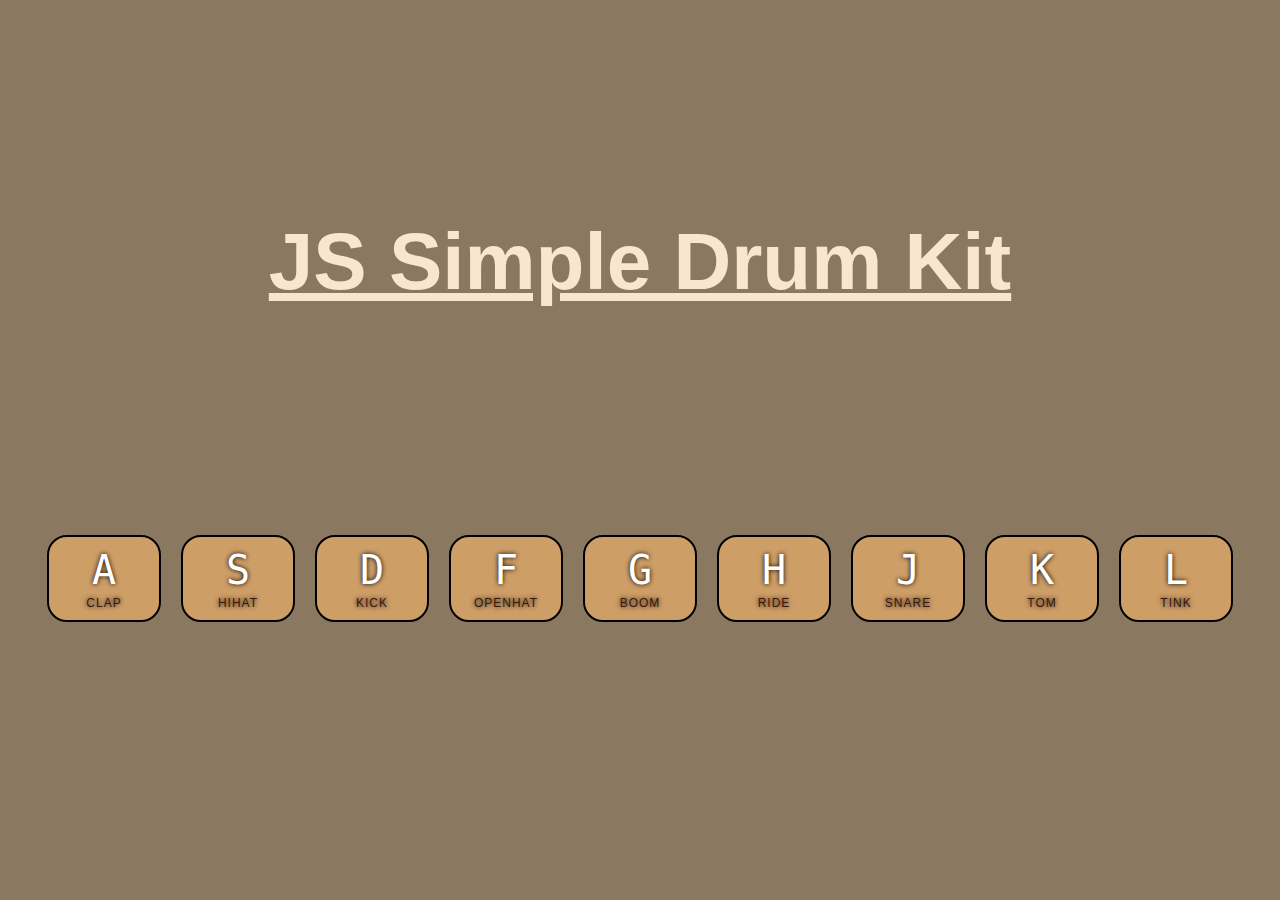
<file: 01 - JavaScript Drum Kit/index.html>
<!DOCTYPE html>
<html lang="pt-BR">
<head>
    <meta charset="UTF-8">
    <link rel="icon" type="image/x-icon" href="icon.png">
    <title>JS Drum</title>
    <link rel="stylesheet" href="style.css">
    
</head>
<body>

<header class="title__area">
    <h2 class="title">JS Simple Drum Kit</h2>
</header>

<div class="keys">
    <div data-key="65" class="key">
        <kbd>A</kbd>
        <span class="sound">clap</span>
    </div>
    <div data-key="83" class="key">
        <kbd>S</kbd>
        <span class="sound">hihat</span>
    </div>
    <div data-key="68" class="key">
        <kbd>D</kbd>
        <span class="sound">kick</span>
    </div>
    <div data-key="70" class="key">
        <kbd>F</kbd>
        <span class="sound">openhat</span>
    </div>
    <div data-key="71" class="key">
        <kbd>G</kbd>
        <span class="sound">boom</span>
    </div>
    <div data-key="72" class="key">
        <kbd>H</kbd>
        <span class="sound">ride</span>
    </div>
    <div data-key="74" class="key">
        <kbd>J</kbd>
        <span class="sound">snare</span>
    </div>
    <div data-key="75" class="key">
        <kbd>K</kbd>
        <span class="sound">tom</span>
    </div>
    <div data-key="76" class="key">
        <kbd>L</kbd>
        <span class="sound">tink</span>
    </div>
</div>

<audio data-key="65" src="sounds/clap.wav"></audio>
<audio data-key="83" src="sounds/hihat.wav"></audio>
<audio data-key="68" src="sounds/kick.wav"></audio>
<audio data-key="70" src="sounds/openhat.wav"></audio>
<audio data-key="71" src="sounds/boom.wav"></audio>
<audio data-key="72" src="sounds/ride.wav"></audio>
<audio data-key="74" src="sounds/snare.wav"></audio>
<audio data-key="75" src="sounds/tom.wav"></audio>
<audio data-key="76" src="sounds/tink.wav"></audio>

<script src="main.js" type="text/javascript" defer></script>
</body>
</html>
</file>
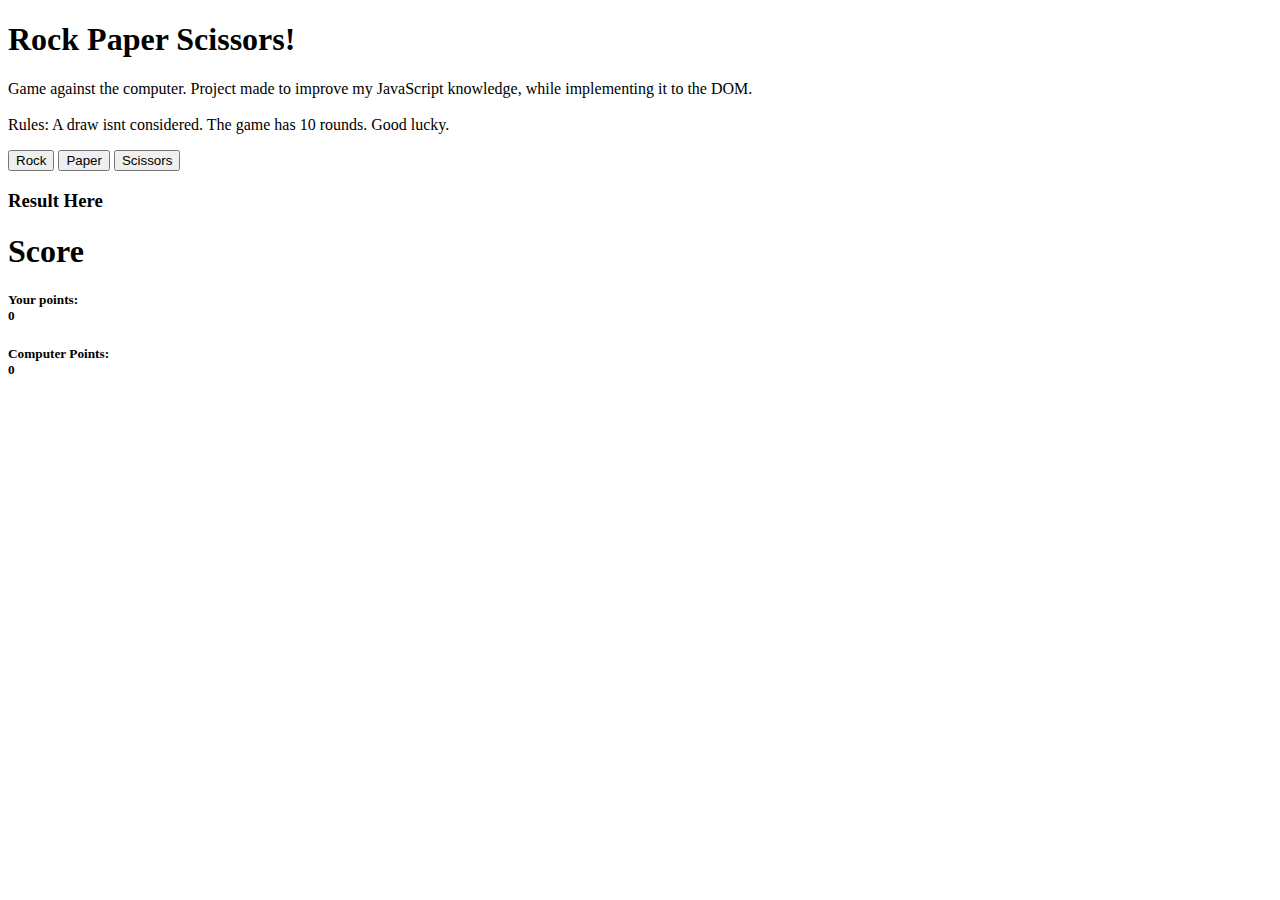
<file: 02 - Rock Paper Scissor/index.html>
<!DOCTYPE html>
<html lang="en">
<head>
    <meta charset="UTF-8">
    <meta http-equiv="X-UA-Compatible" content="IE=edge">
    <meta name="viewport" content="width=device-width, initial-scale=1.0">
    <link rel="icon" type="image/x-icon" href="icon.png">
    <title>Rock Paper Scizzors</title>
    <link href="https://cdn.jsdelivr.net/npm/bootstrap@5.2.0-beta1/dist/css/bootstrap.min.css" rel="stylesheet" integrity="sha384-0evHe/X+R7YkIZDRvuzKMRqM+OrBnVFBL6DOitfPri4tjfHxaWutUpFmBp4vmVor" crossorigin="anonymous">
</head>
<body>
    <div class="wrapper">
        <div class="bg-dark text-secondary px-4 pb-5 pt-5 text-center ">
            <div class="py-5">
                <h1 class="display-5 fw-bold text-white">Rock Paper Scissors!</h1>
                <div class="col-lg-6 mx-auto">
                    <p class="fs-5 mb-4">Game against the computer. Project made to improve my JavaScript knowledge, while implementing it to the DOM. <br><br>Rules: A draw isnt considered. The game has 10 rounds. Good lucky.</p>
                    <div class="d-grid gap-2 d-sm-flex justify-content-sm-center pt-5">
                        <button type="button" class="btn btn-outline-light btn-lg px-4" id="rock">Rock</button>
                        <button type="button" class="btn btn-outline-light btn-lg px-4" id="paper">Paper</button>
                        <button type="button" class="btn btn-outline-light btn-lg px-4" id="scissor">Scissors</button>
                    </div>
                </div>
            </div>
        </div>
        
        <div class="bg-dark text-secondary px-4 pb-5 text-center ">
            <div class="py-5">
                <h3 class="display-3 result">Result Here</h3>
            </div>
        </div>
        
        <div class="bg-dark text-secondary px-4  text-center ">
            <div class="py-5">
                <h1 class="display-6 fw-normal text-white">Score</h1>
                <div class="col-lg-6 mx-auto">
                    <h5 class="">Your points: <div class="pScore">0</div></h5>
                    <h5 class="">Computer Points: <div class="cScore">0</div></h5>
                </div>
            </div>
        </div>  
    </div>
    <script src="https://cdn.jsdelivr.net/npm/bootstrap@5.2.0-beta1/dist/js/bootstrap.bundle.min.js" integrity="sha384-pprn3073KE6tl6bjs2QrFaJGz5/SUsLqktiwsUTF55Jfv3qYSDhgCecCxMW52nD2" crossorigin="anonymous"></script>
    <script type="text/javascript" src="main.js"></script>
</body>
</html>
</file>
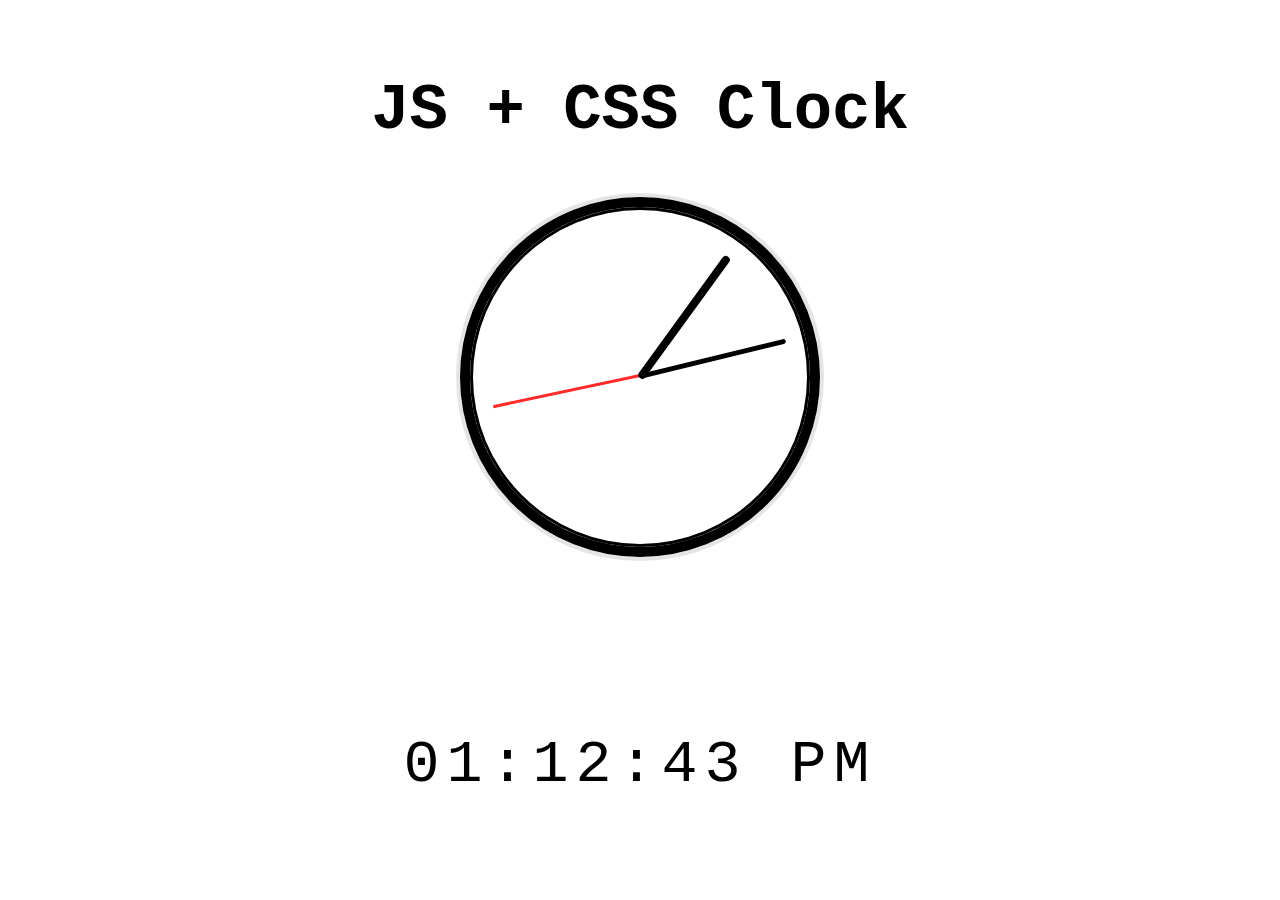
<file: 03 - Analog & Digital Clock/index.html>
<!DOCTYPE html>
<html lang="pt-BR">
<head>
  <meta charset="UTF-8">
  <link rel="icon" type="image/x-icon" href="icon.png">
  <title>JS + CSS Clock</title>
  <link rel="stylesheet" href="style.css">
</head>
<body>
    <div class="title">
      JS + CSS Clock
    </div>
    
    <div class="clocks">
      
      <div class="clock-analog">
        <div class="clock-face">
          <div class="hand hour-hand"></div>
          <div class="hand min-hand"></div>
          <div class="hand second-hand"></div>
        </div>
      </div>

      <div class="clock-digital">
        <div id="MyClockDisplay" class="clock"></div>
      </div>
    </div>
  
<script type="text/javascript" src="main.js"></script>
</body>
</html>
</file>
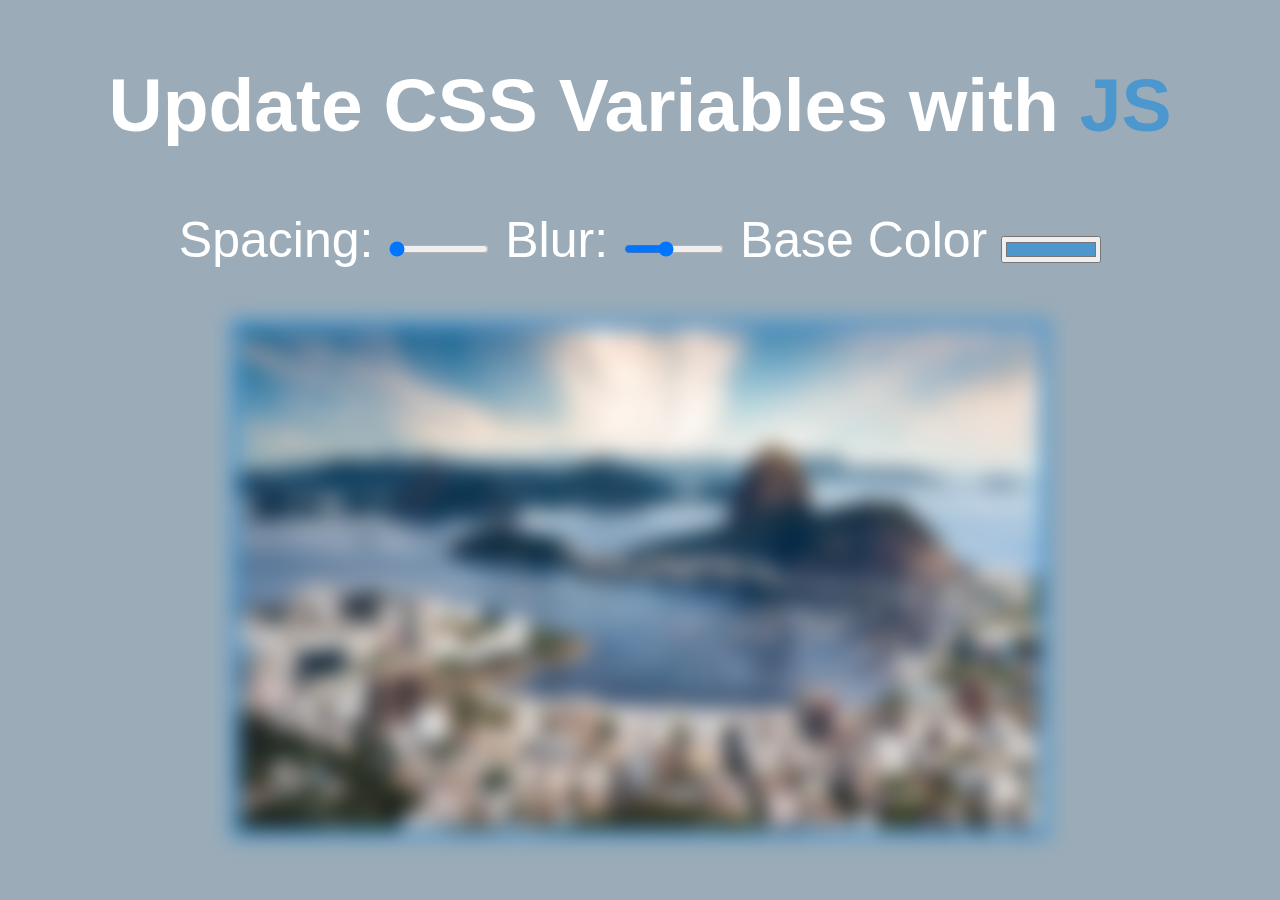
<file: 04 - Manipulate CSS Variables/index.html>
<!DOCTYPE html>
<html lang="en">
<head>
  <meta charset="UTF-8">
  <meta http-equiv="X-UA-Compatible" content="IE=edge">
  <meta name="viewport" content="width=device-width, initial-scale=1.0">
  <link rel="icon" type="image/x-icon" href="icon.png">
  <title>CSS Variables</title>
  <link rel="stylesheet" type="text/css" href="style.css">
</head>
<body>
  <h2>Update CSS Variables with <span class='hl'>JS</span></h2>

  <div class="controls">
    <label for="spacing">Spacing:</label>
    <input id="spacing" type="range" name="spacing" min="10" max="200" value="10" data-sizing="px">

    <label for="blur">Blur:</label>
    <input id="blur" type="range" name="blur" min="0" max="25" value="10" data-sizing="px">

    <label for="base">Base Color</label>
    <input id="base" type="color" name="base" value="#4c97cd">
  </div>

  <img src="image.jpg">

  <script src="main.js"></script>
</body>
</html>
</file>
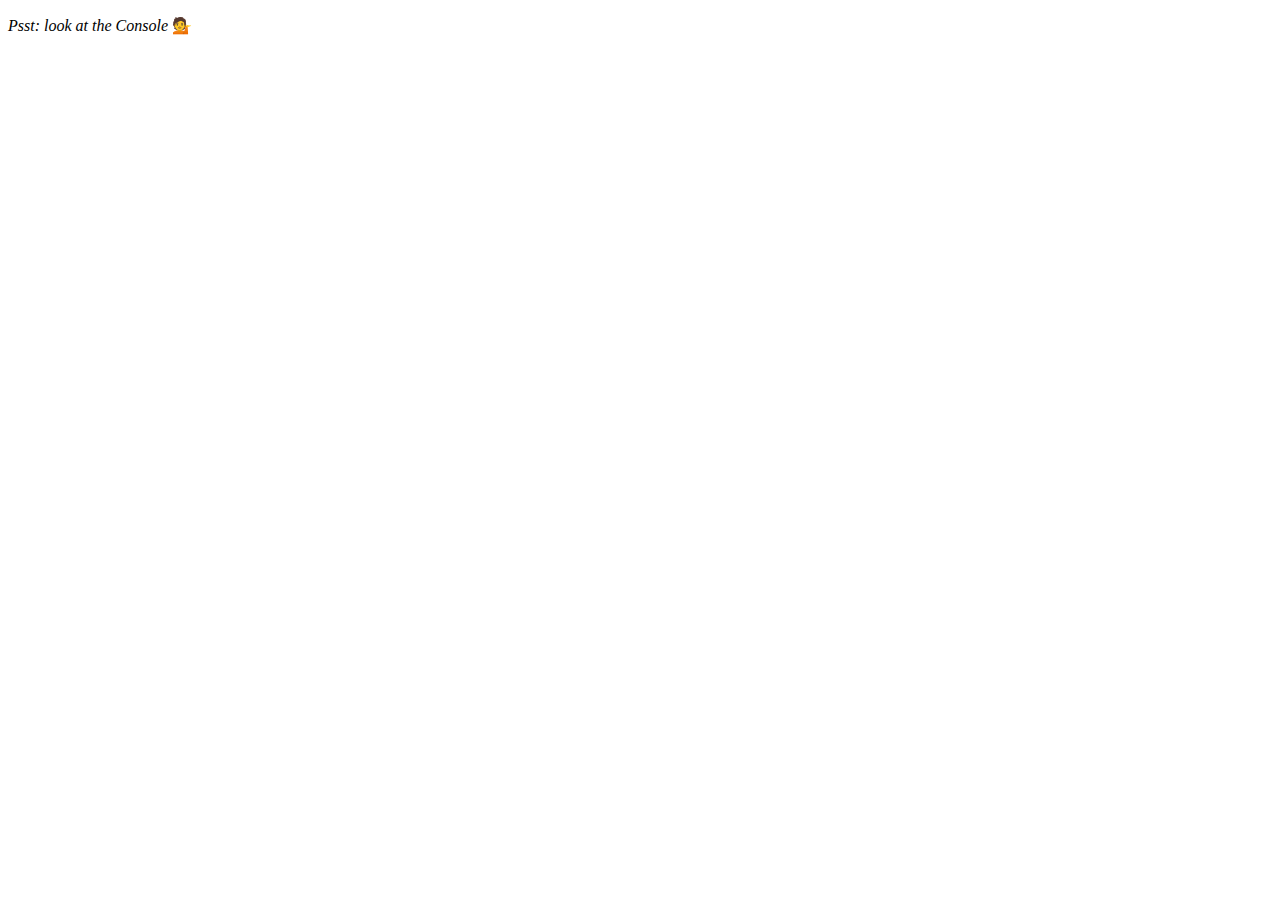
<file: 05 - Array Manipulation/index.html>
<!DOCTYPE html>
<html lang="en">
<head>
  <meta charset="UTF-8">
  <meta http-equiv="X-UA-Compatible" content="IE=edge">
  <meta name="viewport" content="width=device-width, initial-scale=1.0">
  <link rel="icon" type="image/x-icon" href="icon.png">
  <title>Array Manipulation</title>
</head>
<body>
  <p><em>Psst: look at the Console</em> 💁</p>
  <script src="main.js"></script>
</body>
</html>
</file>
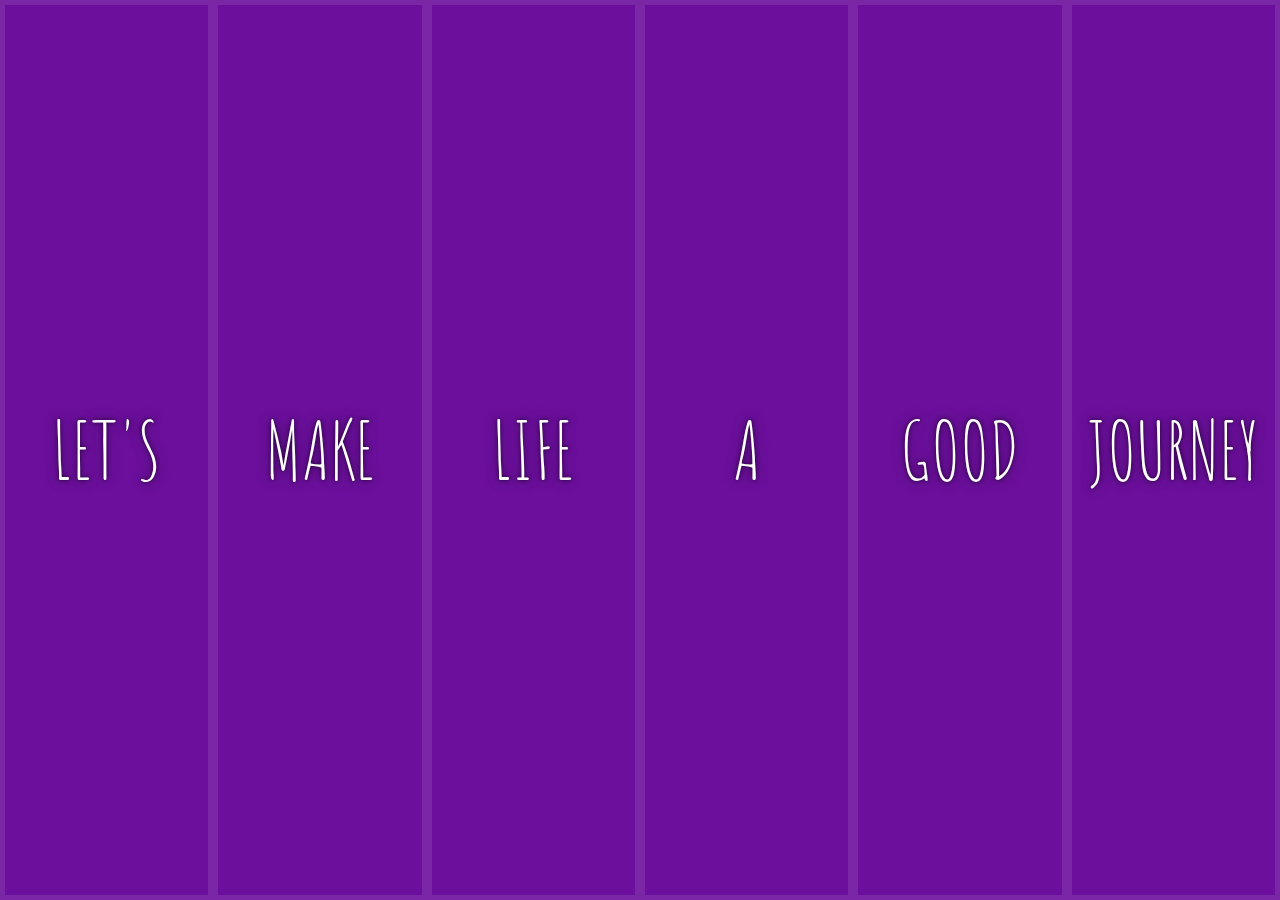
<file: 06 - Flex Panel Gallery/index.html>
<!DOCTYPE html>
<html lang="pt-BR">
<head>
  <meta charset="UTF-8">
  <link rel="icon" type="image/x-icon" href="icon.png">
  <title>Flex Panels</title>
  <link href='https://fonts.googleapis.com/css?family=Amatic+SC' rel='stylesheet' type='text/css'>
  <link rel="stylesheet" href="style.css">
</head>
<body>
  
  <div class="panels">
    <div class="panel panel1">
      <p>Hey</p>
      <p>Let's</p>
      <p>Travel</p>
    </div>
    <div class="panel panel2">
      <p>Let's</p>
      <p>Make</p>
      <p>Friends</p>
    </div>
    <div class="panel panel3">
      <p>Live</p>
      <p>Life</p>
      <p>Better</p>
    </div>
    <div class="panel panel4">
      <p>Pet</p>
      <p>A</p>
      <p>Dog</p>
    </div>
    <div class="panel panel5">
      <p>Live</p>
      <p>Good</p>
      <p>Live.</p>
    </div>
    <div class="panel panel6">
      <p>Begin</p>
      <p>Journey</p>
      <p>Now</p>
    </div>
  </div>

<script src="main.js"></script>
</body>
</html>
</file>
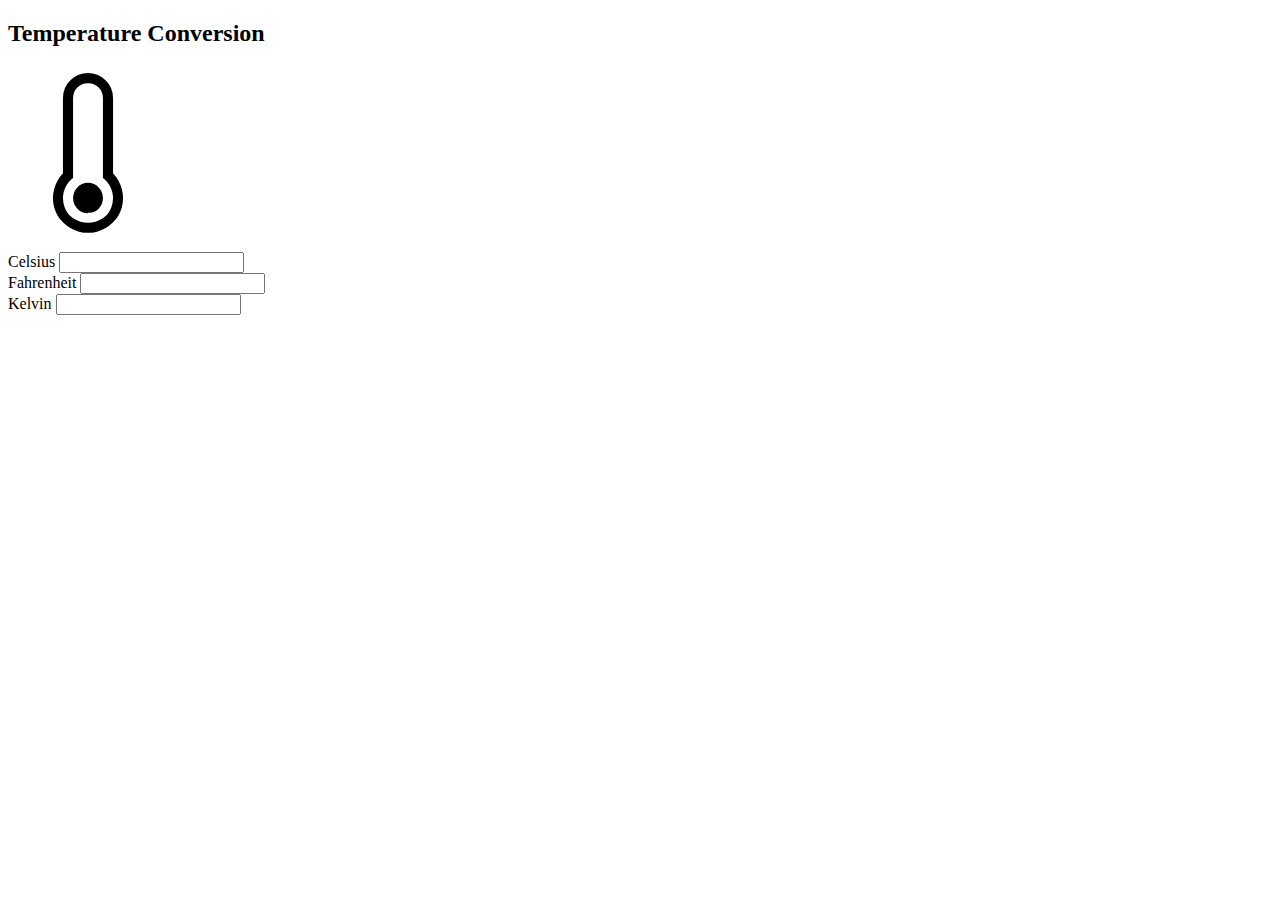
<file: 07 - Temperature Conversion/index.html>
<!DOCTYPE html>
<html lang="pt-BR">
<head>
    <meta charset="UTF-8">
    <meta http-equiv="X-UA-Compatible" content="IE=edge">
    <meta name="viewport" content="width=device-width, initial-scale=1.0">
    <link rel="icon" type="image/x-icon" href="icon.png">
    <title>Temperature Conversion</title>
    <link href="https://cdn.jsdelivr.net/npm/bootstrap@5.2.0-beta1/dist/css/bootstrap.min.css" rel="stylesheet" integrity="sha384-0evHe/X+R7YkIZDRvuzKMRqM+OrBnVFBL6DOitfPri4tjfHxaWutUpFmBp4vmVor" crossorigin="anonymous">
    <link rel="stylesheet" href="https://cdn.jsdelivr.net/npm/bootstrap-icons@1.5.0/font/bootstrap-icons.css">
</head>
<body>
    <div class="wrapper d-flex justify-content-center row gap-5">
        <h2 id="title" class="title display-3 pt-5 text-center weight-3">Temperature Conversion</h2>
        
        <div class="icon-area d-flex justify-content-center">
            <i id="icon" class="bi bi-thermometer " style="font-size: 10rem"></i>
        </div>
        
        <div class="input-area w-25 pt-2">
            <div class="celsius">
                <div class="input-group input-group-lg pb-5">
                    <span class="input-group-text">Celsius</span>
                    <input type="number" id="celsiusInput" class="form-control" oninput="convertCelsius(this.value)"
                    onchange="convertCelsius(this.value)">
                </div>
            </div>
            
            <div class="fahr">
                <div class="input-group input-group-lg pb-5">
                    <span class="input-group-text">Fahrenheit</span>
                    <input type="number" id="fahrInput" class="form-control" oninput="convertFahr(this.value)"
                    onchange="convertFahr(this.value)">
                </div>
            </div>

            <div class="kelvin">
                <div class="input-group input-group-lg">
                    <span class="input-group-text">Kelvin</span>
                    <input type="number" id="kelvinInput" class="form-control" oninput="convertKelvin(this.value)"
                    onchange="convertKelvin(this.value)">
                </div>
            </div>
        </div>
    </div>
    <script src="main.js"></script>
    <script src="https://cdn.jsdelivr.net/npm/bootstrap@5.2.0-beta1/dist/js/bootstrap.bundle.min.js" integrity="sha384-pprn3073KE6tl6bjs2QrFaJGz5/SUsLqktiwsUTF55Jfv3qYSDhgCecCxMW52nD2" crossorigin="anonymous"></script>
</body>
</html>
</file>
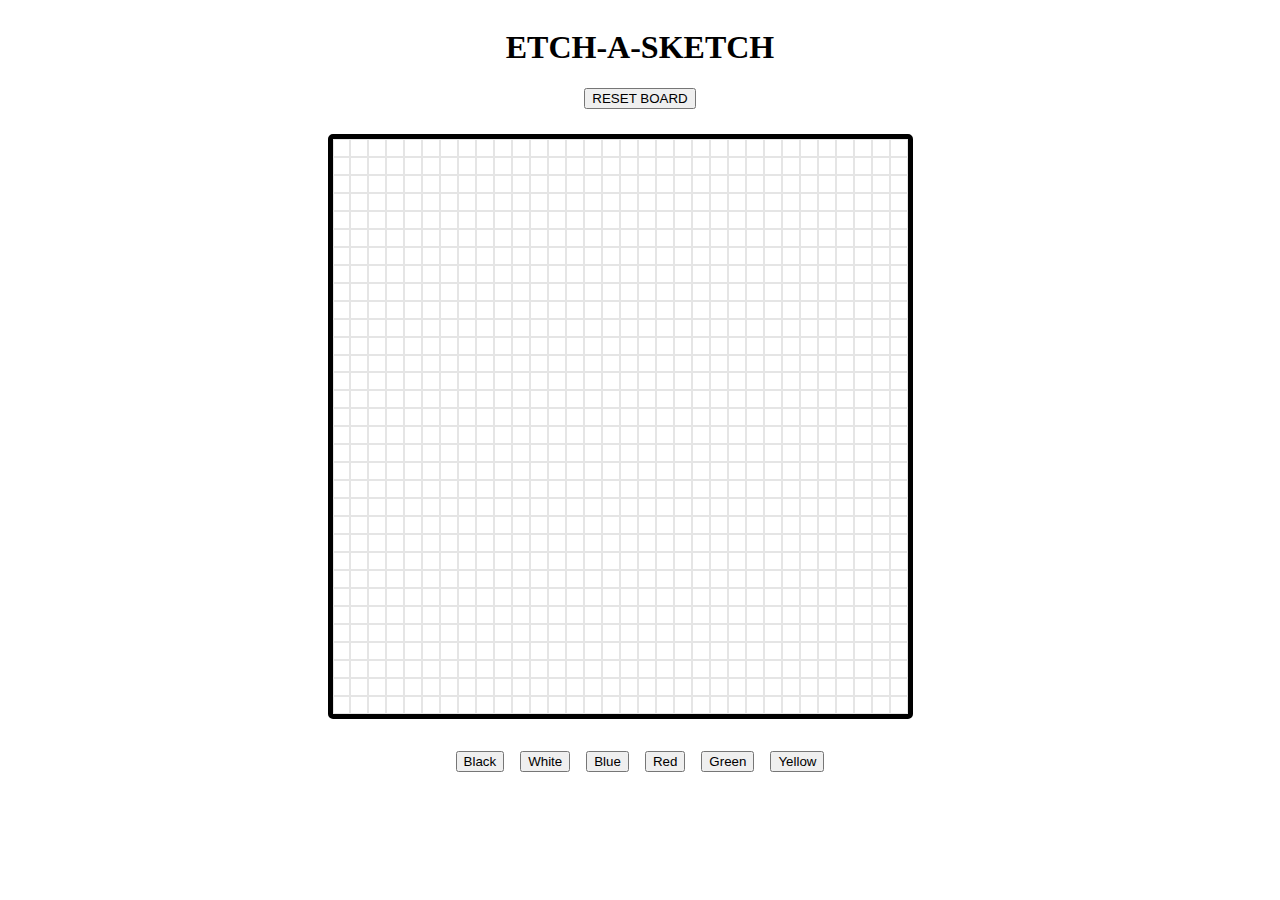
<file: 08 - Etch-a-Sketch/index.html>
<!DOCTYPE html>
<html lang="pt-BR">
<head>
    <meta charset="UTF-8">
    <meta http-equiv="X-UA-Compatible" content="IE=edge">
    <meta name="viewport" content="width=device-width, initial-scale=1.0">
    <link rel="icon" type="image/x-icon" href="icon.png">
    <title>Etch-a-Sketch</title>
    <link rel="stylesheet" type="text/css" href="style.css" />
    <link href="https://cdn.jsdelivr.net/npm/bootstrap@5.2.0-beta1/dist/css/bootstrap.min.css" rel="stylesheet" integrity="sha384-0evHe/X+R7YkIZDRvuzKMRqM+OrBnVFBL6DOitfPri4tjfHxaWutUpFmBp4vmVor" crossorigin="anonymous">
</head>
<body>
    <div class="page">
        <h1 class="display-4 pt-5">ETCH-A-SKETCH</h1>
        <button id="reset" type="button" class="btn btn-dark btn-lg mt-4">RESET BOARD</button>
        <div class="gridContainer"></div>
        <div class="buttons pb-2">
            <button id="bg-dark" type="button" class="btn btn-dark active" value="bg-dark">Black</button>
            <button id="bg-light" type="button" class="btn btn-light active" value="bg-light">White</button>
            <button id="bg-info" type="button" class="btn btn-info active" value="bg-info">Blue</button>
            <button id="bg-danger" type="button" class="btn btn-danger active" value="bg-danger">Red</button>
            <button id="bg-success" type="button" class="btn btn-success active" value="bg-success">Green</button>
            <button id="bg-warning" type="button" class="btn btn-warning active" value="bg-warning">Yellow</button>
        </div>
    </div>
    
    <script src="main.js"></script>
    <script src="https://cdn.jsdelivr.net/npm/bootstrap@5.2.0-beta1/dist/js/bootstrap.bundle.min.js" integrity="sha384-pprn3073KE6tl6bjs2QrFaJGz5/SUsLqktiwsUTF55Jfv3qYSDhgCecCxMW52nD2" crossorigin="anonymous"></script>
</body>
</html>
</file>
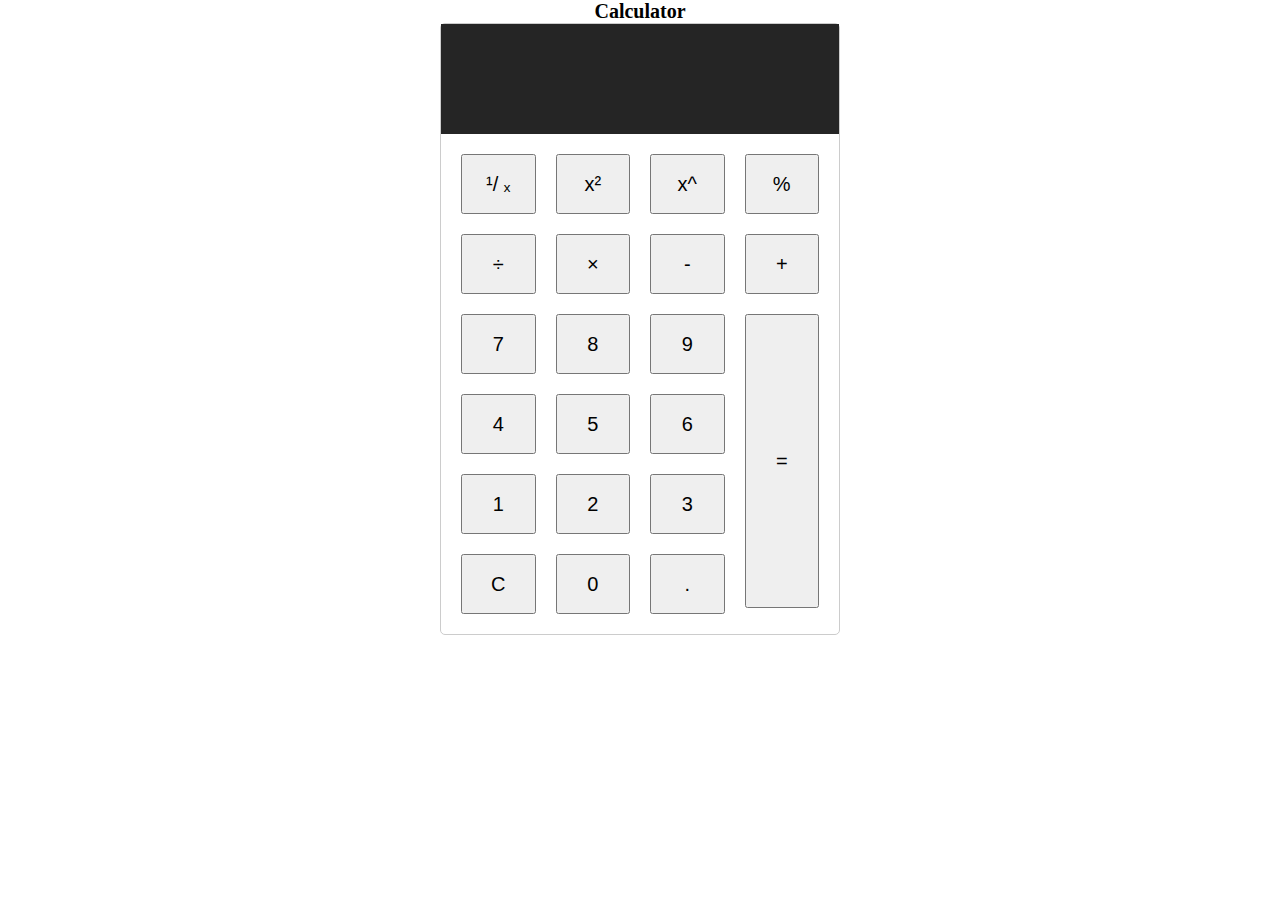
<file: 09 - Calculator/index.html>
<!DOCTYPE html>
<html lang="en">
<head>
    <meta charset="UTF-8">
    <meta http-equiv="X-UA-Compatible" content="IE=edge">
    <meta name="viewport" content="width=device-width, initial-scale=1.0">
    <link rel="icon" type="image/x-icon" href="icon.png">
    <title>Document</title>
    <link rel="stylesheet" type="text/css" href="style.css" />
    <link href="https://cdn.jsdelivr.net/npm/bootstrap@5.2.0-beta1/dist/css/bootstrap.min.css" rel="stylesheet" integrity="sha384-0evHe/X+R7YkIZDRvuzKMRqM+OrBnVFBL6DOitfPri4tjfHxaWutUpFmBp4vmVor" crossorigin="anonymous">
    <link rel="stylesheet" href="https://cdn.jsdelivr.net/npm/bootstrap-icons@1.9.0/font/bootstrap-icons.css">

</head>
<body>
    <div class="page">
        <h1 class="display-1 mt-3 pt-5">Calculator</h1>
        <div class="container d-flex justify-content-center">
            <div class="calc card mt-5 mb-5">
                
                <div class="screen-area">
                    <input type="text" class="calculator-screen calc__text text-secondary" value="" disabled="">
                    <input type="text" class="calculator-screen calc__result" value="" disabled="">
                </div>
            
                <div class="calculator-keys ">
                    <button type="button" class="op btn btn-secondary waves-effect waves-light shadow" value="frac">&sup1;/ ₓ</button>
                    <button type="button" class="op btn btn-secondary waves-effect waves-light shadow" value="square">x&sup2;</button>
                    <button type="button" class="op btn btn-secondary waves-effect waves-light shadow" value="^">x^</button>
                    <button type="button" class="op btn btn-secondary waves-effect waves-light shadow" value="%">%</button>
                    
                    <button type="button" class="op btn btn-secondary waves-effect waves-light shadow" value="÷">÷</button>
                    <button type="button" class="op btn btn-secondary waves-effect waves-light shadow" value="x">×</button>
                    <button type="button" class="op btn btn-secondary waves-effect waves-light shadow" value="-">-</button>
                    <button type="button" class="op btn btn-secondary waves-effect waves-light shadow" value="+">+</button>
                
                    <button type="button" value="7" class="digit btn btn-default waves-effect shadow">7</button>
                    <button type="button" value="8" class="digit btn btn-default waves-effect shadow">8</button>
                    <button type="button" value="9" class="digit btn btn-default waves-effect shadow">9</button>
                
                    <button type="button" value="4" class="digit btn btn-default waves-effect shadow">4</button>
                    <button type="button" value="5" class="digit btn btn-default waves-effect shadow">5</button>
                    <button type="button" value="6" class="digit btn btn-default waves-effect shadow">6</button>
                
                
                    <button type="button" value="1" class="digit btn btn-default waves-effect shadow">1</button>
                    <button type="button" value="2" class="digit btn btn-default waves-effect shadow">2</button>
                    <button type="button" value="3" class="digit btn btn-default waves-effect shadow">3</button>
                
                
                    <button type="button" class="all-clear function btn btn-secondary btn-sm waves-effect waves-light shadow-lg" value="all-clear">C</button>
                    <button type="button" value="0" class="digit btn btn-default waves-effect shadow">0</button>
                    <button type="button" class="digit decimal function btn btn-secondary waves-effect waves-light shadow-lg" value=".">.</button>
                
                    <button type="button" class="equal-sign btn btn-default waves-effect waves-light shadow-lg" value="=">=</button>
                </div>
            </div>
        </div>
    </div>
    
    
    <script src="main.js"></script>
    <script src="https://cdn.jsdelivr.net/npm/bootstrap@5.2.0-beta1/dist/js/bootstrap.bundle.min.js" integrity="sha384-pprn3073KE6tl6bjs2QrFaJGz5/SUsLqktiwsUTF55Jfv3qYSDhgCecCxMW52nD2" crossorigin="anonymous"></script>
</body>
</html>
</file>
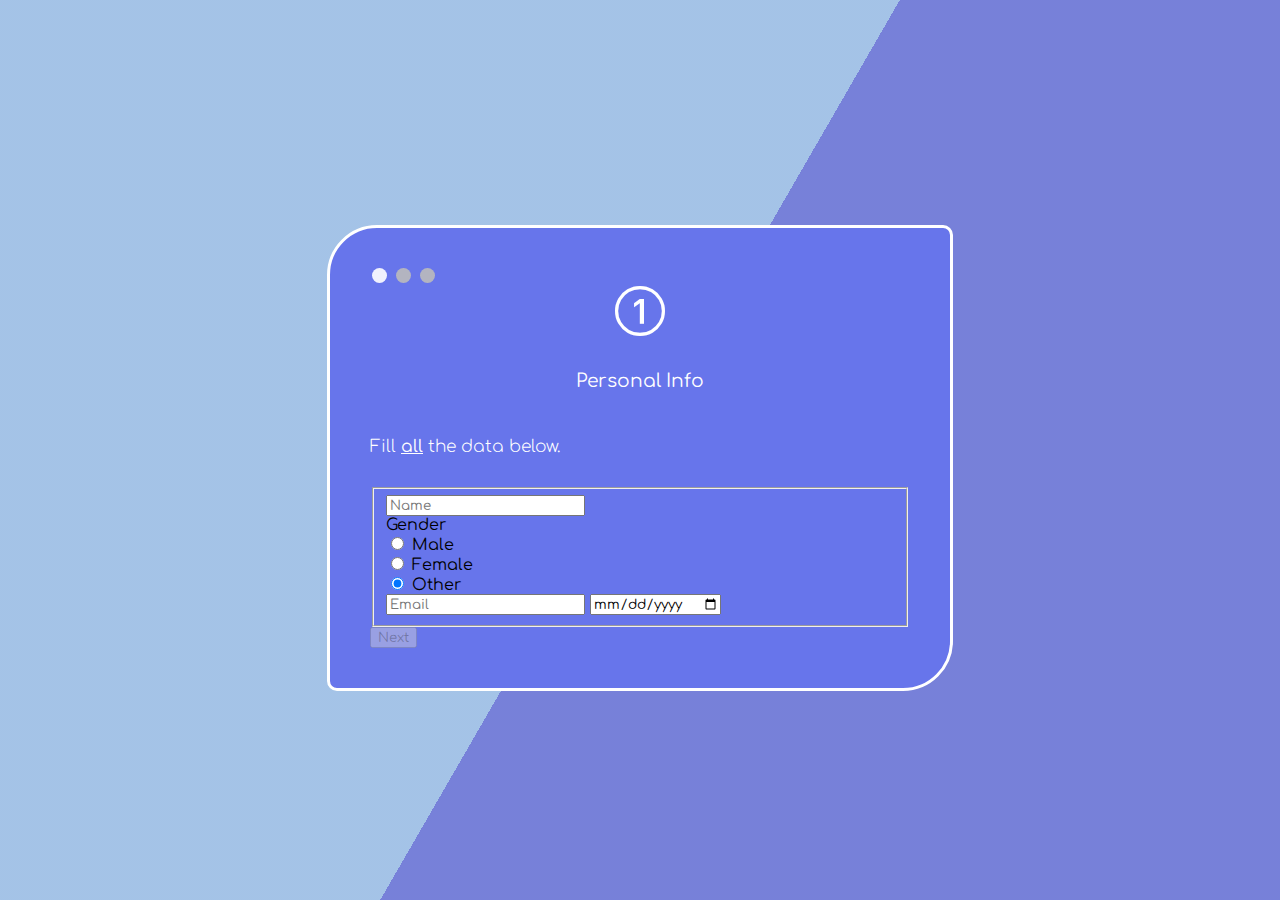
<file: 10 - Advanced Form/index.html>
<!DOCTYPE html>
<html lang="pt-BR">
<head>
    <meta charset="UTF-8">
    <meta http-equiv="X-UA-Compatible" content="IE=edge">
    <meta name="viewport" content="width=device-width, initial-scale=1.0">
    <link rel="icon" type="image/x-icon" href="icon.png">
    <title>Advanced Form Class</title>
    <link href="https://cdn.jsdelivr.net/npm/bootstrap@5.2.0/dist/css/bootstrap.min.css" rel="stylesheet" integrity="sha384-gH2yIJqKdNHPEq0n4Mqa/HGKIhSkIHeL5AyhkYV8i59U5AR6csBvApHHNl/vI1Bx" crossorigin="anonymous">
    <link rel="stylesheet" href="https://cdn.jsdelivr.net/npm/bootstrap-icons@1.9.1/font/bootstrap-icons.css">
    <link rel="stylesheet" href="style.css">
</head>
<body>
    <!--Background Div's-->
    <div class="main__bg"></div>
    <div class="main__bg layer1"></div>
    <div class="main__bg layer2"></div>
    
    
    <div class="form-body">
            <div class="form-holder">
                <div class="form-content">
                    <div id='form-items' class="shadow-lg">
                        <form id="myForm" class="needs-validation">
                        
                        <!--STEP BAR-->
                        <div class="d-flex justify-content-center mb-4 gap-4">
                            <span class="step"></span>
                            <span class="step"></span>  
                            <span class="step"></span>
                        </div>
                            
                        <!--FIRST STEP-->
                        <div class="tab">
                            <div class="form-header">
                                <i class="bi bi-1-circle display-5 pb-2 phase"></i>
                                <h3 class="display-5">Personal Info</h3>
                            </div>
                            
                            <p>Fill <u>all</u> the data below.</p>
                            
                            <fieldset class="d-flex flex-column gap-3 pb-2">
                                <input name='userName' class="form-control" type="text" data-tipo='name' placeholder="Name" minlength="6" required>
                                <div class="col text-white">
                                    <label class="form-label"><b>Gender</b></label>
                                    <br>
                                    <div class="form-check form-check-inline">
                                        <input type="radio" class="form-check-input" name="rdo" checked>
                                        <label class="form-check-label">Male</label>
                                    </div>
                                    <div class="form-check form-check-inline">
                                        <input type="radio" class="form-check-input" name="rdo">
                                        <label class="form-check-label">Female</label>
                                    </div>
                                    <div class="form-check form-check-inline">
                                        <input type="radio" class="form-check-input" name="rdo" checked>
                                        <label class="form-check-label">Other</label>
                                    </div>
                                </div>                   
                                <input name='userMail' class="form-control" type="email" data-tipo='email' placeholder="Email" required>
                                <input type="date" id='age' class="form-control" name='userAge' data-tipo='age' max-lenght="8" placeholder="Age" required>
                            </fieldset>                                                
                        </div>


                        <!--SECOND STEP-->
                        <div class="tab">
                            <div class="form-header">
                                <i class="bi bi-2-circle display-5 pb-2 phase"></i>
                                <h3 class="display-5">Address Info</h3>
                            </div>

                            <p>Fill <u>all</u> the data below.</p>

                            <fieldset class="d-flex flex-column gap-3">
                                <input name='userZip' class="form-control" data-tipo="cep" type="text" id="userZip" placeholder="Cep code" max-lenght="9" pattern ="[\d]{5}-?[\d]{3}" required>
                                <input name='userAddress' class="form-control" data-tipo="address" type="text" id="userAddress" placeholder="Address Line" required>
                                <div class="row">
                                    <div class="col-md-8">
                                        <input name='userCity' class="form-control" data-tipo="city" type="text" id="userCity" placeholder="City" required>
                                    </div>
                                    <div class="col">
                                        <input name='userCountry' class="form-control" data-tipo="state" type="text" id="userCountry" placeholder="Country" required>
                                    </div>
                                </div>
                                <div class="form-check mt-2">
                                    <input name='confirmData' class="form-check-input confirmInfo" type="checkbox" required>
                                    <label class="form-check-label text-white">I confirm that all data are correct</label>
                                </div>
                            </fieldset>
                        </div>
                        

                            <!--THIRD STEP-->
                        <div class="tab">
                            <div class="form-header">
                                <i class="bi bi-3-circle display-5 pb-2 phase"></i>
                                <h3 class="display-5">Payment Details</h3>
                            </div>

                            <fieldset class="d-flex flex-column gap-3">
                                <select name='cardType' class="form-select mt-3" >
                                    <option selected disabled value="">Card Type</option>
                                    <option value="visa">Visa</option>
                                    <option value="master">MasterCard</option>
                                    <option value="american">American Express</option>
                                    <option value="nubank">Nubank</option>
                                </select>
                                <input name='cardNum' class="form-control" type="text" id="cardNum" placeholder="Card number" required>
                                <input name='cardExp' class="form-control" type="text" id="cardExp" placeholder="Expiration" required>
                                <input name='cardCvv' class="form-control" type="text" id="cardCvv" placeholder="CVV" max-lenght="3" required>
                                <div class="form-check mt-2">
                                    <input name="cardSave" class="form-check-input" type="checkbox" value="">
                                        <label class="form-check-label text-white">Save my information for future payments!</label>
                                </div>
                            </fieldset>
                        </div>
                        
                        <div class="form-button mt-3 d-flex justify-content-center gap-3">
                            <button id="btnPrev" type="button" onclick="nextPrev(-1)" class="btn btn-lg btn-light text-dark shadow">Return</button>
                            <button id="btnNext" type="button" onclick="nextPrev(1)" class="btn btn-lg btn-light text-dark shadow">Submit</button>
                        </div>
                    </form>
                </div>
            </div>
        </div>
    </div>
    

    <script src="https://cdn.jsdelivr.net/npm/bootstrap@5.2.0/dist/js/bootstrap.bundle.min.js" integrity="sha384-A3rJD856KowSb7dwlZdYEkO39Gagi7vIsF0jrRAoQmDKKtQBHUuLZ9AsSv4jD4Xa" crossorigin="anonymous"></script>
    <script src="main.js"></script>
    <script src="inputMask/cleave.js"></script>
    <script src="inputMask/newMasks.js"></script>
</body>
</html>
</file>
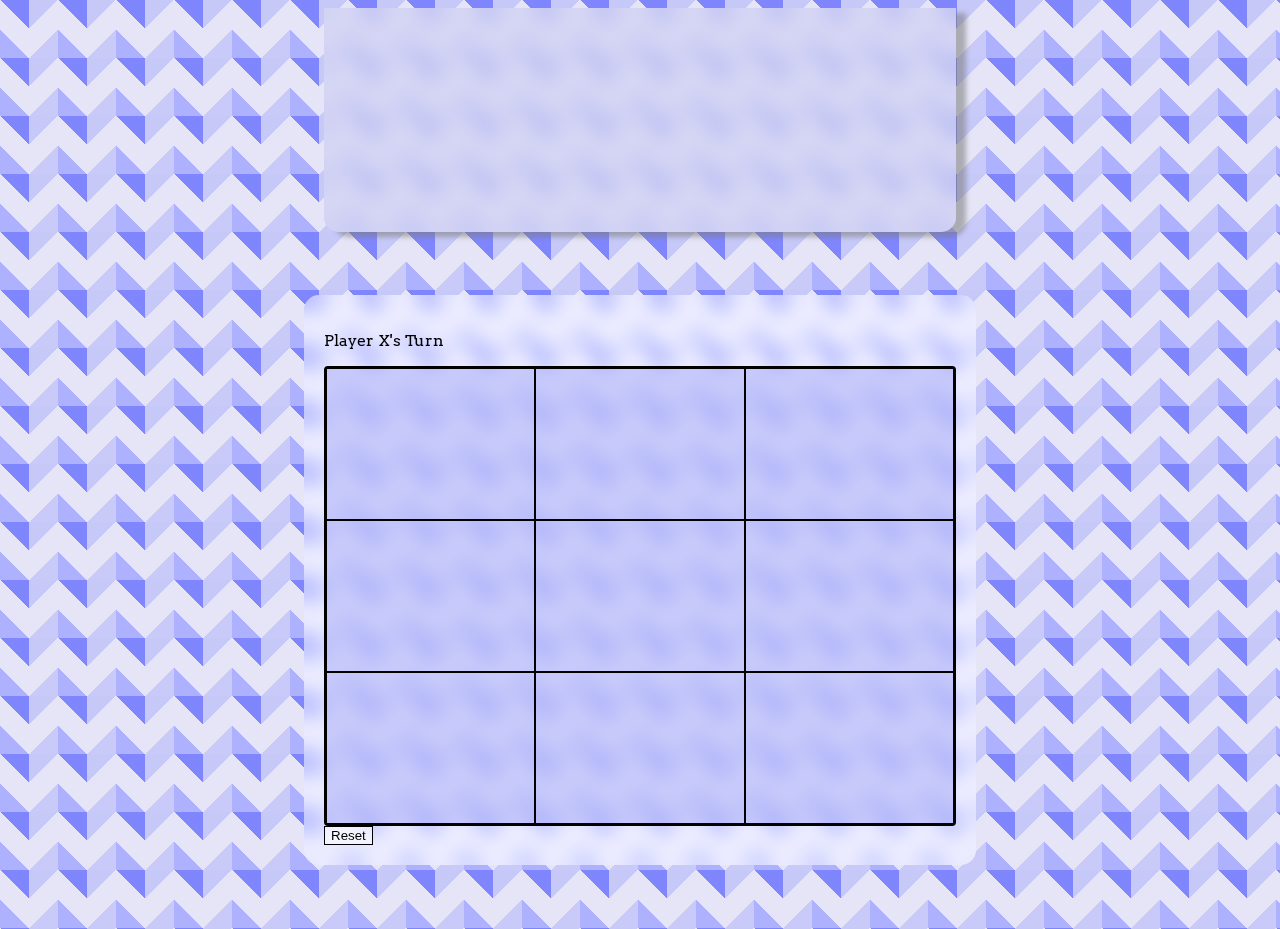
<file: 12 - Tic-Tac-Toe/index.html>
<!DOCTYPE html>
<html lang="en">
    <head>
    <meta charset="UTF-8" />
    <meta name="viewport" content="width=device-width, initial-scale=1.0" />
    <title>Tic Tac Toe</title>
    <link rel="stylesheet" href="style.css" />
    <link href="https://cdn.jsdelivr.net/npm/bootstrap@5.2.1/dist/css/bootstrap.min.css" rel="stylesheet" integrity="sha384-iYQeCzEYFbKjA/T2uDLTpkwGzCiq6soy8tYaI1GyVh/UjpbCx/TYkiZhlZB6+fzT" crossorigin="anonymous">
    <link rel="preconnect" href="https://fonts.googleapis.com">
<link rel="preconnect" href="https://fonts.gstatic.com" crossorigin>
<link href="https://fonts.googleapis.com/css2?family=Arvo:wght@400;700&family=Roboto:wght@100;300;500;700;900&display=swap" rel="stylesheet">
    <script src="app.js" defer></script>
</head>
<body>
    <div id='wrapper' class="container">
        <!--PAGE HEADER-->
        <div id="header">
            <div class="title">
                <h1 id="title_logo">Tic-Tac-Toe</h1>
            </div>
            </div>

            <div id='game_wrapper' class="container m-auto mt-5 py-4 px-5">
                <!--GAME DISPLAY-->
                <div>
                    <p id="message" class="h1 text-center pb-2">Player X's Turn</p>
                </div>
                <!--GAME BOARD-->
                <div id="game">
                    <div id="gameboard">
                        <div class="field" data-index="0"></div>
                        <div class="field" data-index="1"></div>
                        <div class="field" data-index="2"></div>
                        <div class="field" data-index="3"></div>
                        <div class="field" data-index="4"></div>
                        <div class="field" data-index="5"></div>
                        <div class="field" data-index="6"></div>
                        <div class="field" data-index="7"></div>
                        <div class="field" data-index="8"></div>
                    </div>
                </div>
                <!--RESET BUTTON-->
                <div id="btn_area" class="w-100 d-flex justify-content-center">
                <button class="btn btn-lg mt-3" id="reset">Reset</button>
            </div>
        </div>
        
        
    </div>

        
<script src="https://cdn.jsdelivr.net/npm/bootstrap@5.2.1/dist/js/bootstrap.bundle.min.js" integrity="sha384-u1OknCvxWvY5kfmNBILK2hRnQC3Pr17a+RTT6rIHI7NnikvbZlHgTPOOmMi466C8" crossorigin="anonymous"></script>
</body>
</html>
</file>
<file: 01 - JavaScript Drum Kit/style.css>
html {
  font-size: 10px;
  background-color: rgb(139, 120, 96);
  background-size: cover;
}

body,html {
  margin: 0;
  padding: 0;
  font-family: sans-serif;
}

.keys {
  display: flex;
  flex: 1;
  min-height: auto;
  align-items: center;
  justify-content: center;
  padding-top: 15rem;
}

.key {
  border: 2px solid black;
  border-radius: 2rem;
  margin: 1rem;
  font-size: 1.5rem;
  padding: 1rem .5rem;
  transition: all .07s ease;
  width: 10rem;
  text-align: center;
  color: white;
  background: rgb(206, 158, 103);
  text-shadow: 0 0 .5rem black;
  
}

.playing {
  transform: scale(1.1);
  border-color: rgb(206, 158, 103);
  box-shadow: 0 0 1rem #f5f2e7;
}

kbd {
  display: block;
  font-size: 4rem;
}

.sound {
  font-size: 1.2rem;
  text-transform: uppercase;
  letter-spacing: .1rem;
  color: #3a1709;
}

.title{
  font-size: 8rem;
  text-align: center;
  padding-top: 15rem;
  color:rgb(250, 230, 206);
  text-decoration: underline;
}
</file>
<file: 03 - Analog & Digital Clock/style.css>
html {
    background: white;
    background-size: cover;
    font-family: 'helvetica neue';
    text-align: center;
    font-size: 10px;
  }

  body {
    margin: 0;
    font-size: 2rem;
    display: flex;
    flex: 1;
    flex-direction: column;
    min-height: 100vh;
    align-items: center;
  }

  .title {
    padding-top:7.5rem;
    font-size: 48pt;
    font-family: 'Courier New', Courier, monospace;
    font-weight: 600;

  }

  .clocks{
    display: flex;
    flex-direction: column;
    
  }

  .clock-analog {
    width: 30rem;
    height: 30rem;
    border: 10px solid black;
    border-radius: 50%;
    margin: 50px auto;
    position: relative;
    padding: 2rem;
    box-shadow:
      0 0 0 4px rgba(0,0,0,0.1),
      inset 0 0 0 3px black,
      inset 0 0 10px white,
      0 0 10px rgba(255, 255, 255, 0.2);
  }

  .clock-face {
    position: relative;
    width: 100%;
    height: 100%;
    transform: translateY(-3px); /* account for the height of the clock hands */
  }

  .hour-hand {
    width: 50%;
    height: 8px;
    background: black;
    position: absolute;
    top: 50%;
    border-radius: 10px;
    transform-origin: 100%;
    transform: rotate(90deg);
    transition: all 0.05s;
    transition-timing-function: cubic-bezier(0.1, 2.7, 0.58, 1);
    z-index: 2;
  }

  .min-hand{
    width: 50%;
    height: 5px;
    background: black;
    position: absolute;
    top: 50%;
    border-radius: 10px;
    transform-origin: 100%;
    transform: rotate(90deg);
    transition: all 0.05s;
    transition-timing-function: cubic-bezier(0.1, 2.7, 0.58, 1);
    z-index: 1;
  }

  .second-hand{
    width: 50%;
    height: 3px;
    background: rgb(255, 43, 43);
    position: absolute;
    top: 50%;
    transform-origin: 100%;
    transform: rotate(90deg);
    transition: all 0.05s;
    transition-timing-function: cubic-bezier(0.1, 2.7, 0.58, 1);
    z-index: 0;
  }



  .clock-digital {
    position: absolute;
    top: 85%;
    left: 50%;
    transform: translateX(-50%) translateY(-50%);
    color: #000000;
    font-size: 60px;
    font-family:'Courier New', Courier, monospace;
    letter-spacing: 7px;  
  }
</file>
<file: 04 - Manipulate CSS Variables/style.css>
:root {
    --base: #4c97cd;
    --spacing: 10px;
    --blur: 10px;
}

img {
    padding: var(--spacing);
    background: var(--base);
    filter: blur(var(--blur));
}

.hl {
    color: var(--base);
}

body {
    text-align: center;
    background: #9bacb8;
    color: rgb(255, 255, 255);
    font-family: 'helvetica neue', sans-serif;
    font-weight: 100;
    font-size: 50px;
}

.controls {
    margin-bottom: 50px;
}

input {
    width: 100px;
}
</file>
<file: 06 - Flex Panel Gallery/style.css>
html {
      box-sizing: border-box;
      background: #ffc600;
      font-family: 'helvetica neue';
      font-size: 20px;
      font-weight: 200;
    }
    
    body {
      margin: 0;
    }
    
    *, *:before, *:after {
      box-sizing: inherit;
    }

    .panels {
      min-height: 100vh;
      overflow: hidden;
      display: flex;
    }

    .panel {
      background: #6B0F9C;
      box-shadow: inset 0 0 0 5px rgba(255,255,255,0.1);
      color: white;
      text-align: center;
      align-items: center;
      /* Safari transitionend event.propertyName === flex */
      /* Chrome + FF transitionend event.propertyName === flex-grow */
      transition:
        font-size 0.7s cubic-bezier(0.61,-0.19, 0.7,-0.11),
        flex 0.7s cubic-bezier(0.61,-0.19, 0.7,-0.11),
        background 0.2s;
      font-size: 20px;
      background-size: cover;
      background-position: center;
      flex: 1;
      justify-content: center;
      display: flex;
      flex-direction: column;
    }

    .panel1 { background-image:url(https://source.unsplash.com/gYl-UtwNg_I/1500x1500); }
    .panel2 { background-image:url(https://images.unsplash.com/photo-1465188162913-8fb5709d6d57?ixlib=rb-0.3.5&q=80&fm=jpg&crop=faces&cs=tinysrgb&w=1500&h=1500&fit=crop&s=967e8a713a4e395260793fc8c802901d); }
    .panel3 { background-image:url(https://source.unsplash.com/rFKUFzjPYiQ/1500x1500); }
    .panel4 { background-image:url(https://source.unsplash.com/ITjiVXcwVng/1500x1500); }
    .panel5 { background-image:url(https://images.squarespace-cdn.com/content/v1/5c49b0eda2772cff2c072f7e/1603272947778-579ITYWBWQULWAXW283E/Lux1.jpg?format=1500w); }
    .panel6 { background-image:url(https://source.unsplash.com/3MNzGlQM7qs/1500x1500); }

    /* Flex Children */
    .panel > * {
      margin: 0;
      width: 100%;
      transition: transform 0.5s;
      flex: 1 0 auto;
      display: flex;
      justify-content: center;
      align-items: center;
    }

    .panel > *:first-child { transform: translateY(-100%); }
    .panel.open-active > *:first-child { transform: translateY(0); }
    .panel > *:last-child { transform: translateY(100%); }
    .panel.open-active > *:last-child { transform: translateY(0); }

    .panel p {
      text-transform: uppercase;
      font-family: 'Amatic SC', cursive;
      text-shadow: 0 0 4px rgba(0, 0, 0, 0.72), 0 0 14px rgba(0, 0, 0, 0.45);
      font-size: 2em;
    }
    
    .panel p:nth-child(2) {
      font-size: 4em;
    }

    .panel.open {
      flex: 5;
      font-size: 40px;
    }

    @media only screen and (max-width: 600px) {
      .panel p {
        font-size: 1em;
      }
    }
</file>
<file: 08 - Etch-a-Sketch/style.css>
html {
    text-align: center;
    font-family: Monaco;
}

.page {
    display: flex;
    flex-direction: column;
    align-items: center;
}

.square {
    background-color: white;
    border: 1px solid rgb(0, 0, 0, 0.1);
}

.color {
    background-color: gray;
    border: 1px solid rgb(0, 0, 0, 0.6);
}

.gridContainer {
    margin-top: 25px;
    margin-right: 40px;
    display: inline-grid;
    grid-template-columns: repeat(32, 1fr);
    grid-template-rows: repeat(32, 1fr);
    border: 5px solid black;
    border-radius: 5px;
    height: 575px;
    width: 575px;
}

.buttons {
    margin-top: 2rem;
    display: flex;
    flex-direction: row;
    gap: 1rem;
}
</file>
<file: 09 - Calculator/style.css>
html {
        font-size: 62.5%;
        box-sizing: border-box;
        }

    *,
    *::before,
    *::after {
        margin: 0;
        padding: 0;
        box-sizing: inherit;
    }

    .page {
    display: flex;
    flex-direction: column;
    align-items: center;
}

    .calc {
        border: 1px solid #ccc;
        border-radius: 5px;
        width: 400px;
    }

    .calculator-screen {
        width: 100%;
        height: 55px;
        border: none;
        background-color: #252525;
        color: #fff;
        text-align: right;
        padding-right: 2rem;   
        font-size: 4rem;
        
    }

        button {
        height: 60px;
        font-size: 2rem!important;
    }

    .equal-sign {
        height: 98%;
        grid-area: 3 / 4 / 7 / 5;
    }

    .calculator-keys {
        display: grid;
        grid-template-columns: repeat(4, 1fr);
        grid-gap: 20px;
        padding: 20px;
    }
</file>
<file: 10 - Advanced Form/style.css>
@import url('https://fonts.googleapis.com/css2?family=Comfortaa:wght@300;400;500;600;700&display=swap');

*, body {
    font-family: 'Comfortaa', cursive;;
    font-weight: 400;
    -webkit-font-smoothing: antialiased;
    text-rendering: optimizeLegibility;
    -moz-osx-font-smoothing: grayscale;
}

html, body {
    height: 100%;
    overflow: hidden;
}

.main__bg {
    background-image: linear-gradient(-60deg, #646FD4 50%, #98bbe4 50%);
    animation: slide 3s ease-in-out infinite alternate;
    position: fixed;
    top:0;
    bottom: 0;
    left: -50%;
    right: -50%;
    opacity: 0.5;
    z-index: -1;
}
.layer1 {
    animation-direction: alternate-reverse;
    animation-duration: 4s;
}
.layer2 {
    animation-duration: 5s;
}
@keyframes slide {
    0% {
        transform: translateX(-25%);
    }
    100% {
        transform: translateX(25%);
    }
}


h3 {
    padding-top: 16px;
    padding-bottom: 24px;
}   

.form-header {
    display: flex;
    flex-direction: column;
    justify-content: center;
    align-items: center;
}

#form-items {
    background-color: #6775eb;
}


.form-holder {
    display: flex;
    flex-direction: column;
    justify-content: center;
    align-items: center;
    text-align: center;
    min-height: 100vh;
}

.form-holder .form-content {
    position: relative;
    text-align: center;
    display: -webkit-box;
    display: -moz-box;
    display: -ms-flexbox;
    display: -webkit-flex;
    display: flex;
    -webkit-justify-content: center;
    justify-content: center;
    -webkit-align-items: center;
    align-items: center;
    padding: 60px;
}

.form-content #form-items {
    border: 3px solid #fff;
    padding: 40px;
    display: inline-block;
    width: 100%;
    min-width: 540px;
    -webkit-border-radius: 10px;
    -moz-border-radius: 10px;
    border-radius: 50px 10px 50px 10px;
    text-align: left;
    -webkit-transition: all 0.4s ease;
    transition: all 0.4s ease;
}

.form-content h3 {
    color: #fff;
    margin-bottom: 5px;
}

.form-content h5 {
    color: #fff;
    text-align: left;
}

.form-content h3.form-title {
    margin-bottom: 30px;
}

.phase{
    color: #fff;
    display: flex;
    font-size: calc(1.425rem + 2.1vw);
    font-weight: 300;
}

.form-content p {
    color: #fff;
    text-align: left;
    font-size: 17px;
    font-weight: 300;
    line-height: 20px;
    margin-bottom: 30px;
}

.form-content textarea {
    position: static !important;
    width: 100%;
    padding: 8px 20px;
    border-radius: 6px;
    text-align: left;
    background-color: #fff;
    border: 0;
    font-size: 15px;
    font-weight: 300;
    color: #8D8D8D;
    outline: none;
    resize: none;
    height: 120px;
    -webkit-transition: none;
    transition: none;
    margin-bottom: 14px;
}

.btn-outline-secondary {
    --bs-btn-color: #1f79c9;
    --bs-btn-border-color: #ffffff;
    --bs-btn-hover-color: #fff;
    --bs-btn-hover-bg: #98a2eb9a;
    --bs-btn-hover-border-color: #6c757d;
    --bs-btn-focus-shadow-rgb: 108,117,125;
    --bs-btn-active-color: #fff;
    --bs-btn-active-bg: #6c757d;
    --bs-btn-active-border-color: #6c757d;
    --bs-btn-active-shadow: inset 0 3px 5pxrgba(1, 1, 1, 0.125);
    --bs-btn-disabled-color: #6c757d;
    --bs-btn-disabled-bg: transparent;
    --bs-btn-disabled-border-color: #6c757d;
    --bs-gradient: none;
}

.tab{
    display: none;
}

/* Make circles that indicate the steps of the form: */
.step {
    height: 15px;
    width: 15px;
    margin: 0 2px;
    background-color: #bbbbbb;
    border: none;  
    border-radius: 50%;
    display: inline-block;
    opacity: 0.9;
}

.step.active {
    background-color: #ffffff;
}

.input-invalid {
    border: 2px solid red;
}
</file>
<file: 12 - Tic-Tac-Toe/style.css>
:root{
    --header-background-color: rgb(255, 255, 255);
    --font: 'Arvo', serif;
}

body{
background-color: #e5e5f7;
opacity: 1;
background: linear-gradient(135deg, #7279fd44 25%, transparent 15%) -29px 0/ 58px 58px, 
            linear-gradient(225deg, #7279fde1 25%, transparent 25%) -29px 0/ 58px 58px, 
            linear-gradient(315deg, #7279fd41 25%, transparent 25%) 0px 0/ 58px 58px, 
            linear-gradient(45deg, #7279fd94 25%, #e5e5f7 15%) 0px 0/ 58px 58px;
            
}

/*HEADER STYLING*/  
#header{
    background-color: var(--header-background-color);
    border: #FFF;
    border-radius: 0 0 15px 15px;
    width: 50%;
    margin: auto;
    box-shadow: rgba(124, 124, 124, 0.548) 10px 5px 5px;
    background: rgba(210, 210, 240, 0.76);
    backdrop-filter: saturate(180%) blur(10px);
}

.title {
    font-family: var(--font);
    font-weight: 900;
    text-align: center;
    color: #FFF;
    display: flex;
    flex-direction: column;
    align-items: center;
    padding-top: 5%;
    padding-bottom: 2%;
    justify-content: center;
    letter-spacing: 1px;
    line-height:2
}

h1 {
    background-image: url(https://i.gifer.com/HfJZ.gif);
    background-position: center;
    background-size: cover;
    color: transparent;
    -moz-background-clip: text;
    -webkit-background-clip: text;
    text-transform: uppercase;
    font-size: 120px;
    margin: 10px 0;
}

#title_logo{
    font-size: 80px;
}

/*GAME BOARD STYLING*/

#game_wrapper{
    width: 50%;
    margin: auto;
    margin-top: 5%;
    margin-bottom: 5%;
    background: rgba(255, 255, 255, 0.425);
    backdrop-filter: saturate(180%) blur(10px);
    border-radius: 15px;
    padding: 20px;
}

#message {
    font-family: var(--font);
}

#gameboard {
    display: grid;
    grid-template-columns: repeat(3, 1fr);
    border: 2px solid black;
    border-radius: 4px;
}

/*GAMEBOARD SQUARES STYLE*/
.field {
    border: 1px solid black;
    background-color: rgba(166, 171, 245, 0.521);
    font-size: 90px;
    text-align: center;
    cursor: pointer;
    user-select: none;
    width: 1fr;
    height: 150px;
}

/*RESET BUTTON STYLES*/
.field:hover {
    background-color: rgba(82, 96, 221, 0.514);
}
#reset {
    border: 1px solid black;
    background-color: rgba(255, 255, 255, 0.514);
}
#reset:hover{
    background-color: rgba(82, 96, 221, 0.514);
    color: white;
}


/*MEDIA QUERYS*/
@media screen and (max-width: 475px) {
    #game_wrapper{
        width: 100%;
    }
    
    #header{
        width: 75%;
    }
}
@media screen and (max-width: 995px) {
    #title_logo{
        font-size: 60px;
    }
    #game_wrapper{
        width: 100%;
    }
    #header{
        width: 75%;
    }
}
@media screen and (max-width: 1200px) {
    #game_wrapper{
        width: 75%;
    }

    #header{
        width: 75%;
    }
}
</file>
